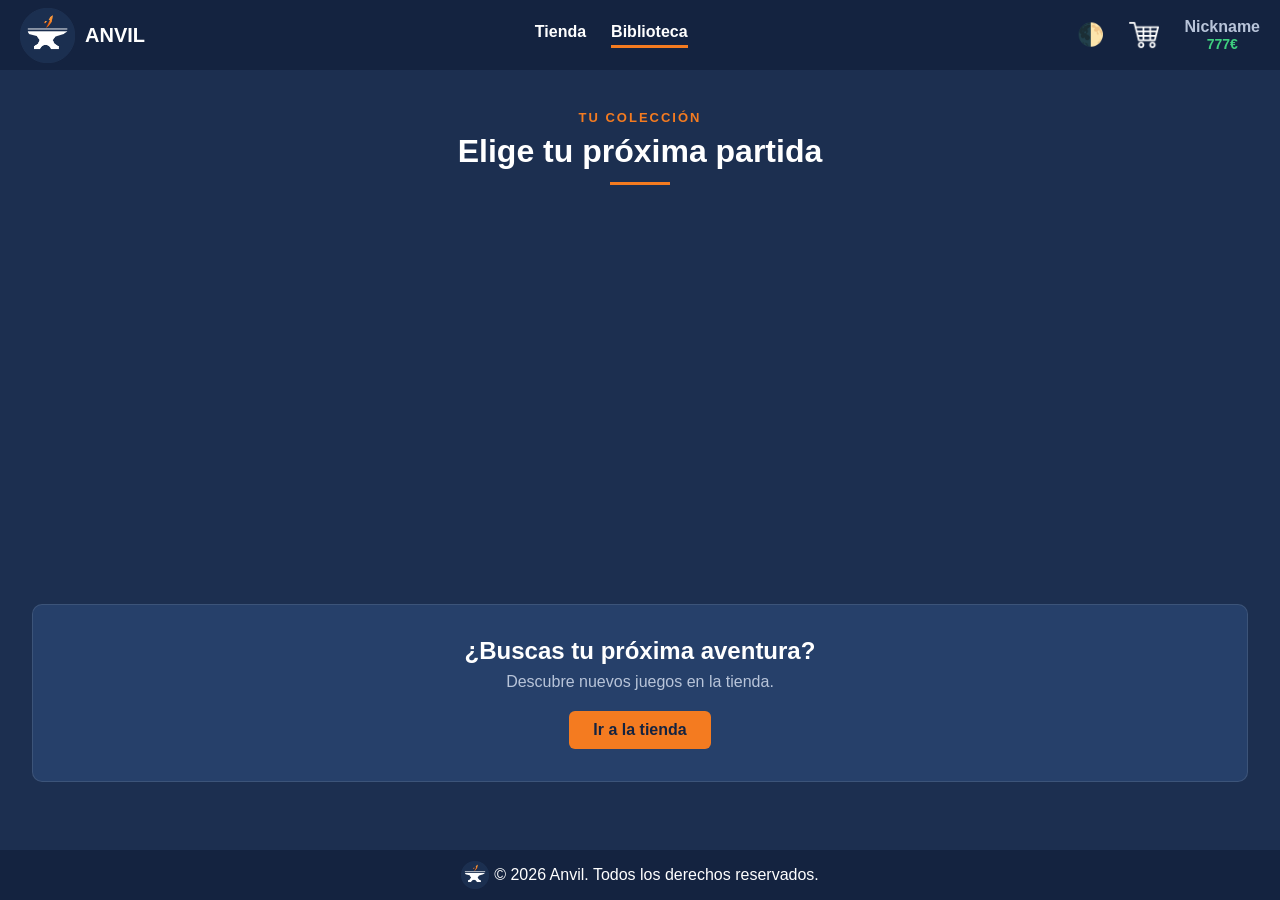
<file: jsWeb/html/Biblioteca.html>
<!DOCTYPE html>
<html lang="es">

<head>
    <meta charset="UTF-8">
    <meta name="viewport" content="width=device-width, initial-scale=1.0">
    <title>Biblioteca</title>
    <link rel="stylesheet" href="../css/Style.css">
    <link rel="stylesheet" href="../css/Biblioteca.css">
    <link rel="icon" type="image/png" href="../resources/logoAnvil.png">
</head>

<body>

    <!--Navbar-->
    <header>

        <button>☰</button>

        <aside>
            <img src="../resources/logoAnvil.png" alt="Logo de Anvil">
            <span>ANVIL</span>
        </aside>

        <nav>
            <a href="Tienda.html">Tienda</a>
            <a href="Biblioteca.html" class="actual">Biblioteca</a>
            <a href="Carrito.html">Carrito</a>
        </nav>

        <aside>
            <!-- Boton modo claro/oscuro -->
            <button id="btnTema" title="Cambiar tema">🌓</button>
            <!-- Carrito -->
            <a href="Carrito.html" title="Carrito"></a>
            <!-- Perfil personalizado -->
            <article id="perfil">
                <p>Nickname</p>
                <p>777€</p>
            </article>
        </aside>

    </header>

    <!-- Titulo -->
    <h1>Elige tu próxima partida</h1>

    <!--Contenedor de cards-->
    <main id="cards">

        <section>
        </section>

    </main>

    <!-- Recuadro "Ir a tienda" -->
    <section class="ir-tienda">
        <h3>¿Buscas tu próxima aventura?</h3>
        <p>Descubre nuevos juegos en la tienda.</p>
        <a href="Tienda.html">Ir a la tienda</a>
    </section>

    <!-- Footer -->
    <footer>
        <img src="../resources/logoAnvil.png" class="logo-footer" />
        <p>© 2026 Anvil. Todos los derechos reservados.</p>
    </footer>

    <!--Elace al script-->
    <script src="../js/Script.js"></script>
    <script src="../js/Biblioteca.js"></script>

</body>

</html>
</file>
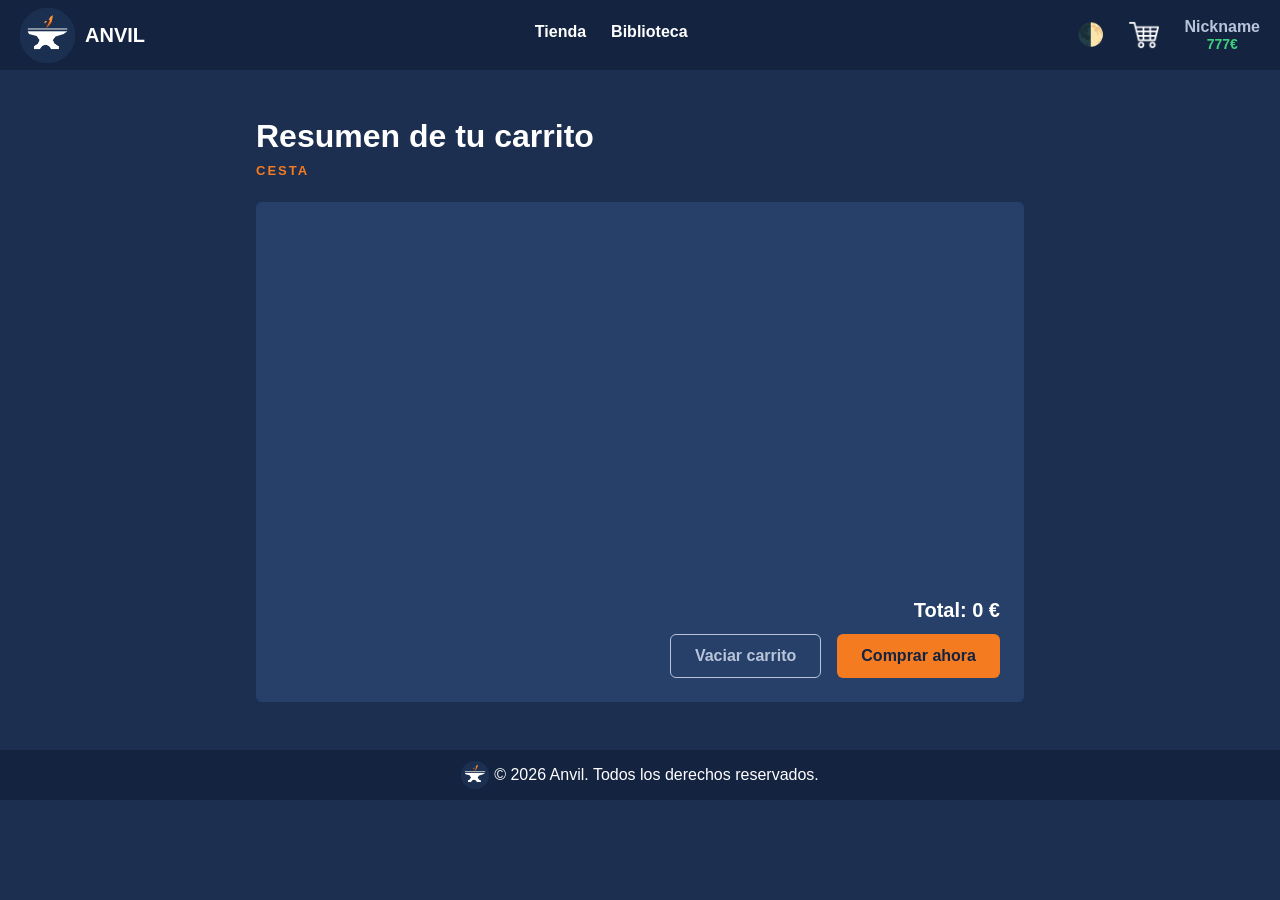
<file: jsWeb/html/Carrito.html>
<!DOCTYPE html>
<html lang="es">

<head>
    <meta charset="UTF-8">
    <meta name="viewport" content="width=device-width, initial-scale=1.0">
    <title>Carrito</title>
    <link rel="stylesheet" href="../css/Style.css">
    <link rel="stylesheet" href="../css/Carrito.css">
    <link rel="icon" type="image/png" href="../resources/logoAnvil.png">
</head>

<body>

    <!--Navbar-->
    <header>

        <button>☰</button>

        <aside>
            <img src="../resources/logoAnvil.png" alt="Logo de Anvil">
            <span>ANVIL</span>
        </aside>

        <nav>
            <a href="Tienda.html">Tienda</a>
            <a href="Biblioteca.html">Biblioteca</a>
            <a href="Carrito.html" class="actual">Carrito</a>
        </nav>

        <aside>
            <!-- Boton modo claro/oscuro -->
            <button id="btnTema" title="Cambiar tema">🌓</button>
            <!-- Carrito -->
            <a href="Carrito.html" title="Carrito"></a>
            <!-- Perfil personalizado -->
            <article id="perfil">
                <p>Nickname</p>
                <p>777€</p>
            </article>
        </aside>

    </header>

    <!-- Contenedor todo lo referente -->
    <section class="seccion-carrito">
        <!-- Titulo y titulo secundario -->
        <h1>Resumen de tu carrito</h1>

        <h2>CESTA</h2>

        <!-- Carrito -->
        <div id="lista-carrito">

            <p id="total">Total: 0 €</p>

            <div class="acciones-carrito">
                <button id="vaciar">Vaciar carrito</button>
                <button id="comprar">Comprar ahora</button>
            </div>

        </div>
    </section>

    <!-- Footer -->
    <footer>
        <img src="../resources/logoAnvil.png" class="logo-footer" />
        <p>© 2026 Anvil. Todos los derechos reservados.</p>
    </footer>

    <!--Elace al script-->
    <script src="../js/Script.js"></script>
    <script src="../js/Carrito.js"></script>
</body>

</html>
</file>
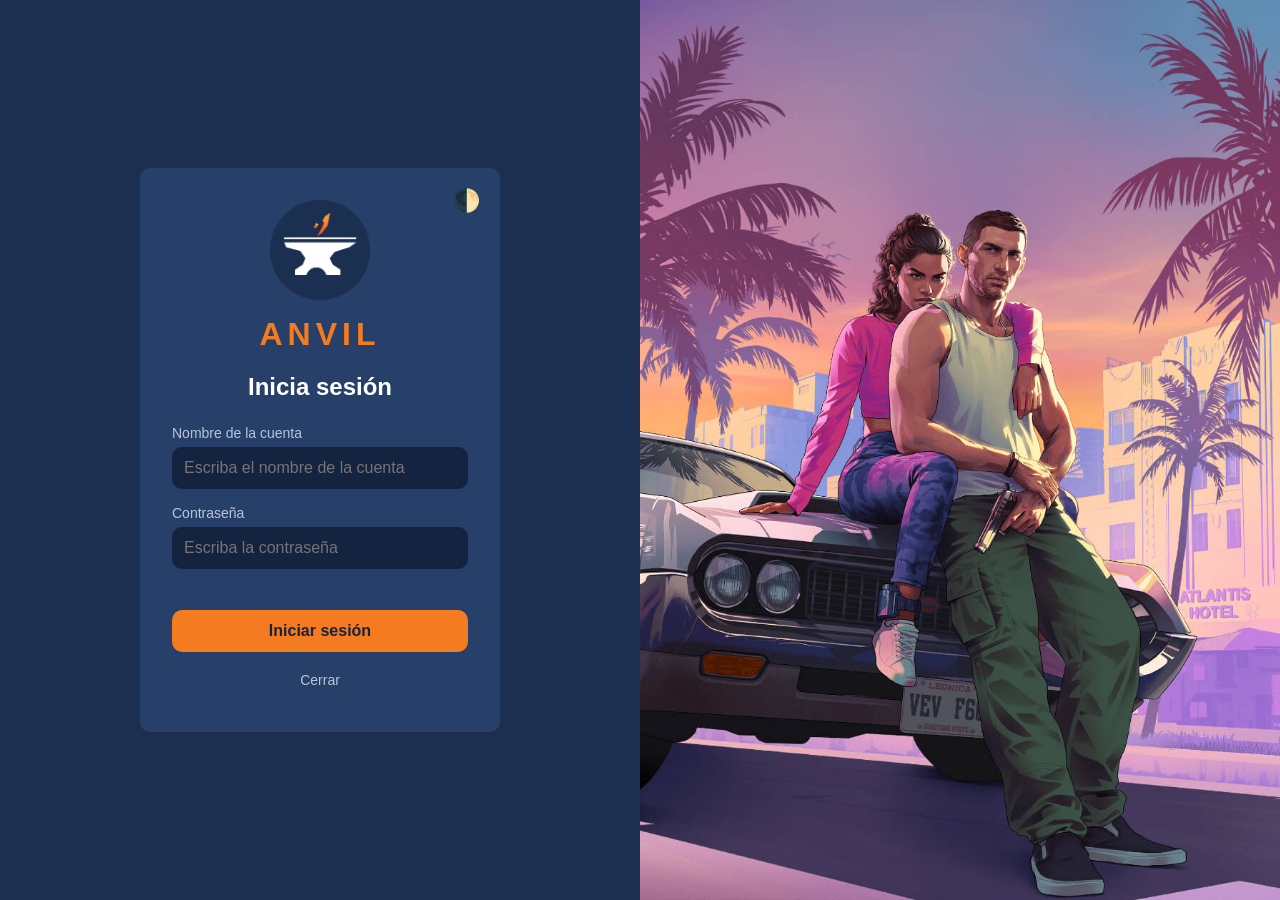
<file: jsWeb/html/Login.html>
<!DOCTYPE html>
<html lang="es">

<head>
    <meta charset="UTF-8">
    <meta name="viewport" content="width=device-width, initial-scale=1.0">
    <title>Login</title>
    <link rel="stylesheet" href="../css/Style.css">
    <link rel="stylesheet" href="../css/Login.css">
    <link rel="icon" type="image/png" href="../resources/logoAnvil.png">
</head>

<body>

    <!-- Formulario -->
    <main>
        <form>
            <img src="../resources/logoAnvil.png" alt="Logo de Anvil">
            <span>ANVIL</span>
            <h1>Inicia sesión</h1>

            <label for="usuario">Nombre de la cuenta</label>
            <input type="text" id="usuario" name="usuario" placeholder="Escriba el nombre de la cuenta" required>

            <label for="contrasenia">Contraseña</label>
            <input type="password" id="contrasenia" name="contrasenia" placeholder="Escriba la contraseña" required>

            <p  id="mensajeError"></p>

            <button type="submit">Iniciar sesión</button>
            <!-- Pequeno evento de js para cerrar pestana -->
            <button type="button" onclick="window.close()">Cerrar</button>

            <!-- Cambiar tema -->
            <button type="button" id="btnTema" title="Cambiar tema">🌓</button>
        </form>
    </main>

    <!-- Aside para imagen -->
    <aside></aside>

    <!--Elaces a los scripts-->
    <script src="../js/Script.js"></script>
    <script src="../js/Login.js"></script>

</body>

</html>
</file>
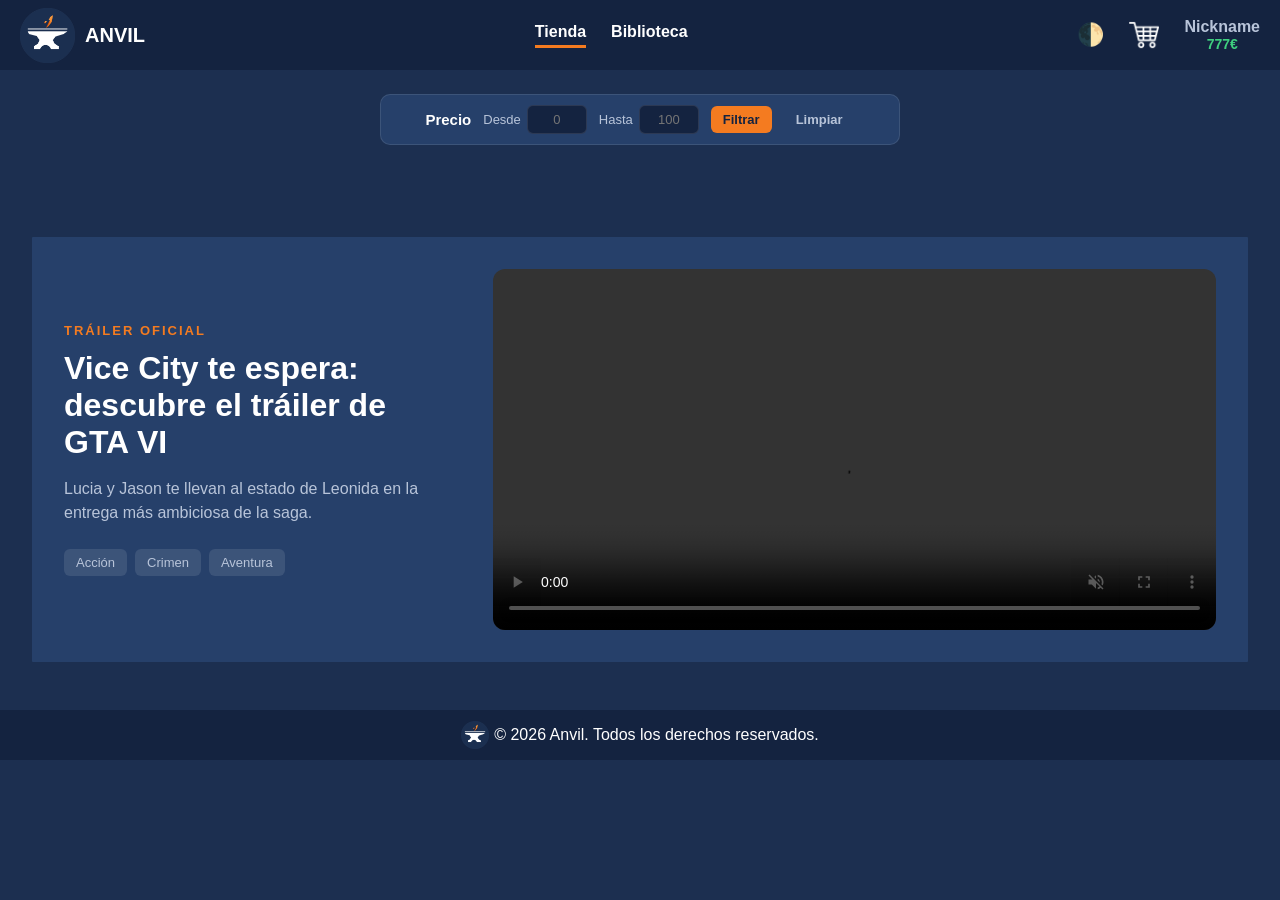
<file: jsWeb/html/Tienda.html>
<!DOCTYPE html>
<html lang="es">

<head>
  <meta charset="UTF-8">
  <meta name="viewport" content="width=device-width, initial-scale=1.0">
  <title>Tienda</title>
  <link rel="stylesheet" href="../css/Style.css">
  <link rel="stylesheet" href="../css/Tienda.css">
  <link rel="icon" type="image/png" href="../resources/logoAnvil.png">
</head>

<body>

  <!--Navbar-->
  <header>

    <button>☰</button>

    <aside>
      <img src="../resources/logoAnvil.png" alt="Logo de Anvil">
      <span>ANVIL</span>
    </aside>

    <nav>
      <a href="Tienda.html" class="actual">Tienda</a>
      <a href="Biblioteca.html">Biblioteca</a>
      <a href="Carrito.html">Carrito</a>
    </nav>

    <aside>
      <!-- Boton modo claro/oscuro -->
      <button id="btnTema" title="Cambiar tema">🌓</button>
      <!-- Carrito -->
      <a href="Carrito.html" title="Carrito"></a>
      <!-- Perfil personalizado -->
      <article id="perfil">
        <p>Nickname</p>
        <p>777€</p>
      </article>
    </aside>

  </header>


  <!--Principal-->
  <main id="cards">

    <!-- Filtro por precio -->
    <form id="filtro-precio">
      <h2>Precio</h2>

      <div>
        <label for="precio-min">Desde</label>
        <input type="text" id="precio-min" placeholder="0" required>
      </div>

      <div>
        <label for="precio-max">Hasta</label>
        <input type="text" id="precio-max" placeholder="100" required>
      </div>

      <p id="mensajeErrorMin"></p>
      <p id="mensajeErrorMax"></p>

      <button id="filtrar">Filtrar</button>
      <button type="reset" id="limpiar">Limpiar</button>
    </form>

    <!-- Contenedor de cards -->
    <section></section>

  </main>

  <!-- Trailer juego -->
  <section class="trailer">
    <article>
      <h2>Vice City te espera: descubre el tráiler de GTA VI</h2>
      <p>Lucia y Jason te llevan al estado de Leonida en la entrega más ambiciosa de la saga.</p>
      <ul>
        <li>Acción</li>
        <li>Crimen</li>
        <li>Aventura</li>
      </ul>
    </article>

    <!-- Insertar video descargado -->
    <!-- autoplay: empieza a reproducirse solo.
        muted: arranca sin sonido. Sin esto, el autoplay no funciona porque el
        navegador no permite videos con sonido en autoplay.
        loop: vuelve a empezar cuando termina.
        playsinline: En los moviles, a veces, cuando un video empieza a reproducirse
        el navegador lo abre automaticamente a pantalla completa. playsinline hace
        que se reproduzca en el lugar que se le asigno.
        controls: muestra los controles del video para que el usuario pueda activar
        el sonido. -->
    <video autoplay muted loop playsinline controls>
      <source src="../resources/Trailer.mp4" type="video/mp4">
    </video>
  </section>

  <!-- Footer -->
  <footer>
    <img src="../resources/logoAnvil.png" class="logo-footer" />
    <p>© 2026 Anvil. Todos los derechos reservados.</p>
  </footer>

  <!--Elaces a los scripts-->
  <script src="../js/Script.js"></script>
  <script src="../js/Tienda.js"></script>

</body>

</html>
</file>
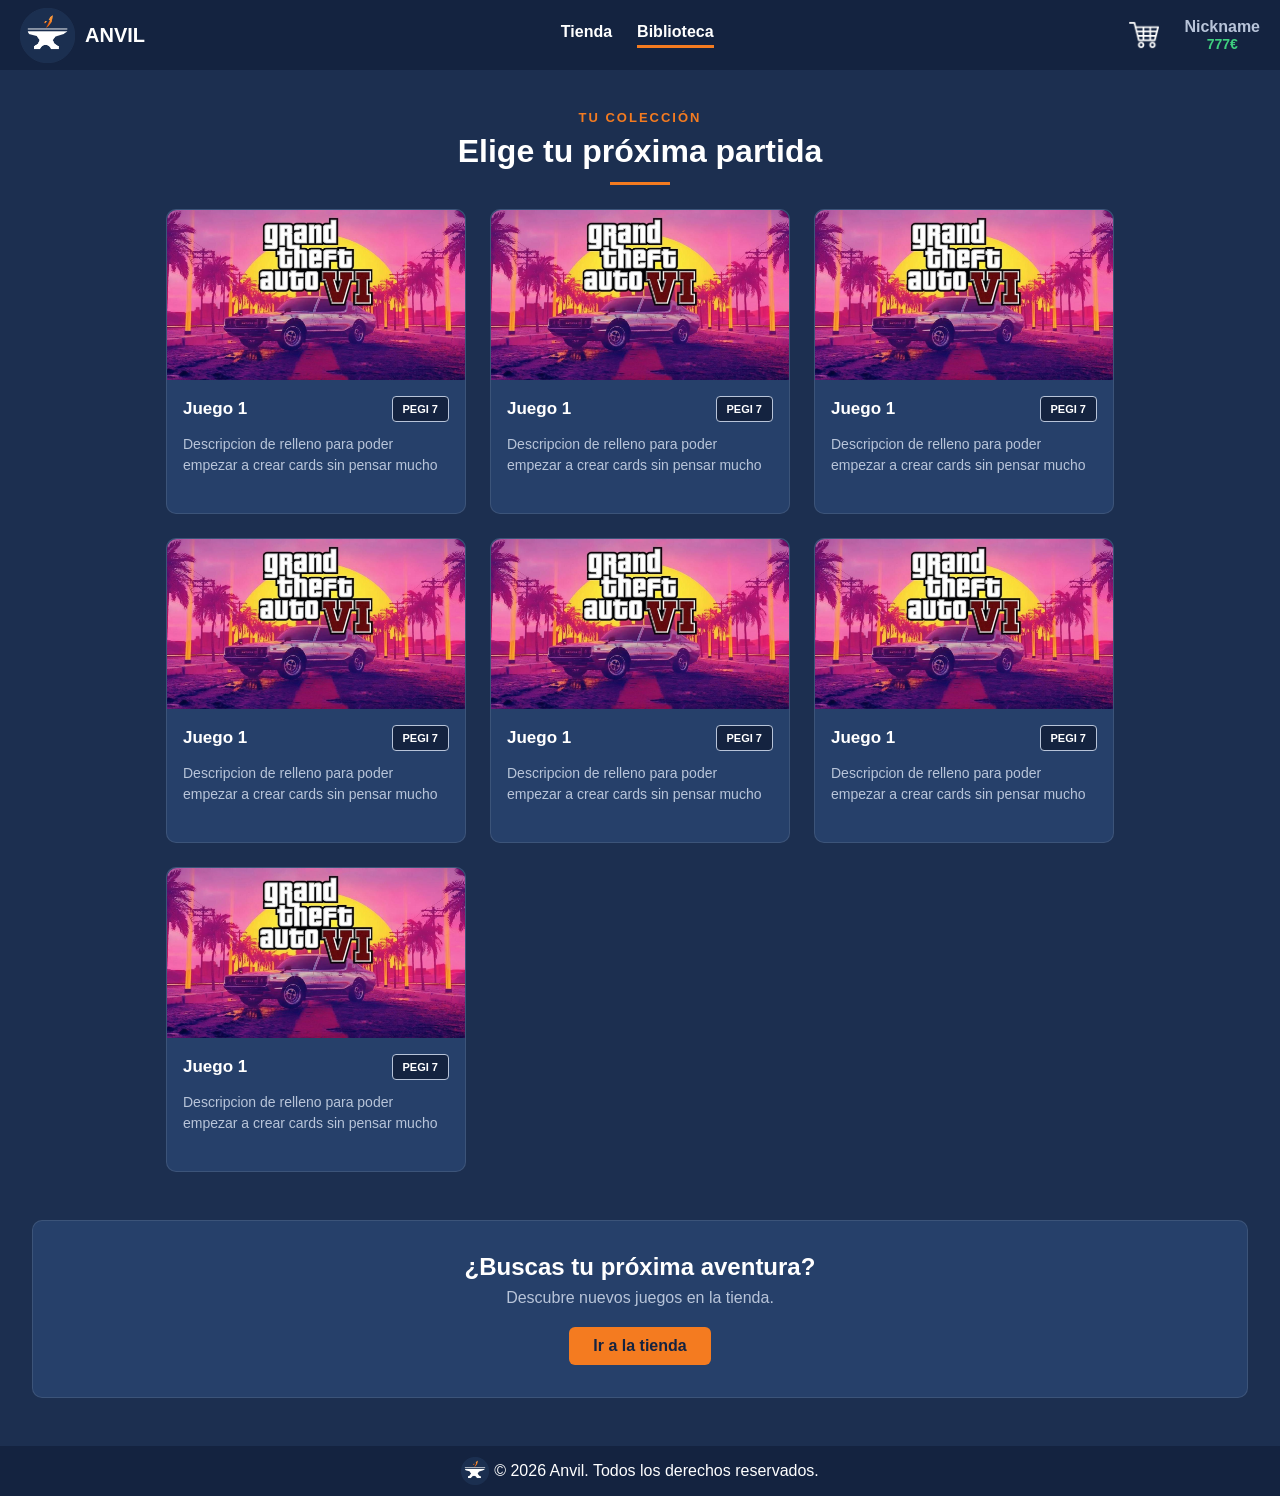
<file: web/html/Biblioteca.html>
<!DOCTYPE html>
<html lang="es">

<head>
    <meta charset="UTF-8">
    <meta name="viewport" content="width=device-width, initial-scale=1.0">
    <title>Biblioteca</title>
    <link rel="stylesheet" href="../css/Style.css">
    <link rel="stylesheet" href="../css/Biblioteca.css">
    <link rel="icon" type="image/png" href="../resources/logoAnvil.png">
</head>

<body>

    <!--Navbar-->
    <header>

        <button>☰</button>

        <aside>
            <img src="../resources/logoAnvil.png" alt="Logo de Anvil">
            <span>ANVIL</span>
        </aside>

        <nav>
            <a href="Tienda.html">Tienda</a>
            <a href="Biblioteca.html" class="actual">Biblioteca</a>
            <a href="Carrito.html">Carrito</a>
        </nav>

        <aside>
            <!-- Carrito -->
            <a href="Carrito.html" title="Carrito"></a>
            <!-- Perfil personalizado -->
            <article id="perfil">
                <p>Nickname</p>
                <p>777€</p>
            </article>
        </aside>

    </header>

    <!-- Titulo -->
    <h1>Elige tu próxima partida</h1>

    <!--Contenedor de cards-->
    <main id="cards">

        <section>

            <article>
                <img src="../resources/portadaPruebas.jpg">
                <aside>
                    <div>
                        <h3>Juego 1</h3>
                        <span>PEGI 7</span>
                    </div>
                    <p>Descripcion de relleno para poder empezar a crear cards sin pensar mucho</p>
                </aside>
            </article>

            <article>
                <img src="../resources/portadaPruebas.jpg">
                <aside>
                    <div>
                        <h3>Juego 1</h3>
                        <span>PEGI 7</span>
                    </div>
                    <p>Descripcion de relleno para poder empezar a crear cards sin pensar mucho</p>
                </aside>
            </article>
            <article>
                <img src="../resources/portadaPruebas.jpg">
                <aside>
                    <div>
                        <h3>Juego 1</h3>
                        <span>PEGI 7</span>
                    </div>
                    <p>Descripcion de relleno para poder empezar a crear cards sin pensar mucho</p>
                </aside>
            </article>
            <article>
                <img src="../resources/portadaPruebas.jpg">
                <aside>
                    <div>
                        <h3>Juego 1</h3>
                        <span>PEGI 7</span>
                    </div>
                    <p>Descripcion de relleno para poder empezar a crear cards sin pensar mucho</p>
                </aside>
            </article>
            <article>
                <img src="../resources/portadaPruebas.jpg">
                <aside>
                    <div>
                        <h3>Juego 1</h3>
                        <span>PEGI 7</span>
                    </div>
                    <p>Descripcion de relleno para poder empezar a crear cards sin pensar mucho</p>
                </aside>
            </article>
            <article>
                <img src="../resources/portadaPruebas.jpg">
                <aside>
                    <div>
                        <h3>Juego 1</h3>
                        <span>PEGI 7</span>
                    </div>
                    <p>Descripcion de relleno para poder empezar a crear cards sin pensar mucho</p>
                </aside>
            </article>
            <article>
                <img src="../resources/portadaPruebas.jpg">
                <aside>
                    <div>
                        <h3>Juego 1</h3>
                        <span>PEGI 7</span>
                    </div>
                    <p>Descripcion de relleno para poder empezar a crear cards sin pensar mucho</p>
                </aside>
            </article>

        </section>

    </main>

    <!-- Recuadro "Ir a tienda" -->
    <section class="ir-tienda">
        <h3>¿Buscas tu próxima aventura?</h3>
        <p>Descubre nuevos juegos en la tienda.</p>
        <a href="Tienda.html">Ir a la tienda</a>
    </section>

    <!-- Footer -->
    <footer>
        <img src="../resources/logoAnvil.png" class="logo-footer" />
        <p>© 2026 Anvil. Todos los derechos reservados.</p>
    </footer>

    <!--Elace al script-->
    <script src="../js/Script.js"></script>

</body>

</html>
</file>
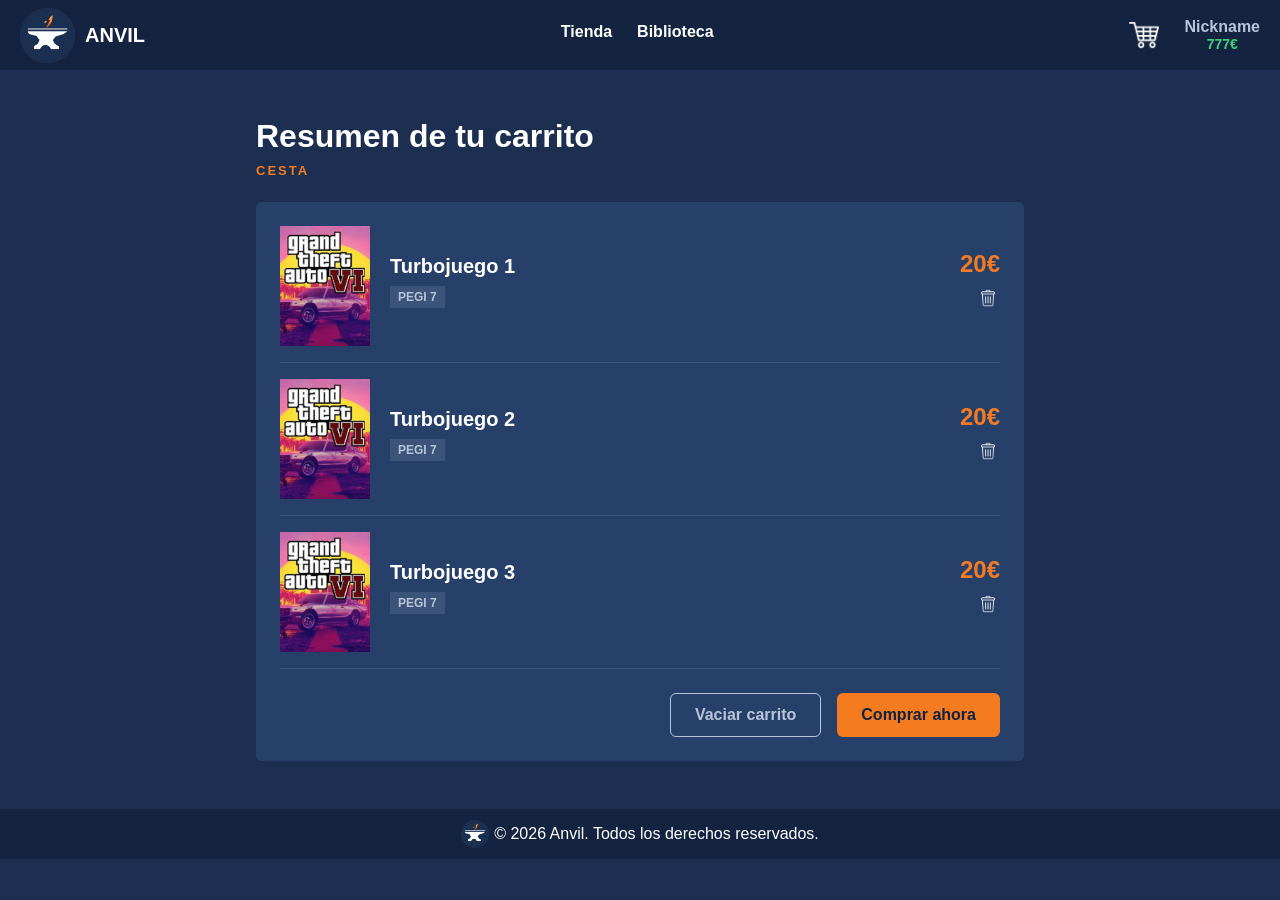
<file: web/html/Carrito.html>
<!DOCTYPE html>
<html lang="es">

<head>
    <meta charset="UTF-8">
    <meta name="viewport" content="width=device-width, initial-scale=1.0">
    <title>Carrito</title>
    <link rel="stylesheet" href="../css/Style.css">
    <link rel="stylesheet" href="../css/Carrito.css">
    <link rel="icon" type="image/png" href="../resources/logoAnvil.png">
</head>

<body>

    <!--Navbar-->
    <header>

        <button>☰</button>

        <aside>
            <img src="../resources/logoAnvil.png" alt="Logo de Anvil">
            <span>ANVIL</span>
        </aside>

        <nav>
            <a href="Tienda.html">Tienda</a>
            <a href="Biblioteca.html">Biblioteca</a>
            <a href="Carrito.html" class="actual">Carrito</a>
        </nav>

        <aside>
            <!-- Carrito -->
            <a href="Carrito.html" title="Carrito"></a>
            <!-- Perfil personalizado -->
            <article id="perfil">
                <p>Nickname</p>
                <p>777€</p>
            </article>
        </aside>

    </header>

    <!-- Contenedor todo lo referente -->
    <section class="seccion-carrito">
        <!-- Titulo y titulo secundario -->
        <h1>Resumen de tu carrito</h1>

        <h2>CESTA</h2>

        <!-- Carrito -->
        <div>
            <article>

                <img src="../resources/portadaPruebas.jpg">
                <h3>Turbojuego 1</h3>
                <p>PEGI 7</p>

                <p>20€</p>
                <img src="../resources/papelera.png">

            </article>

            <article>

                <img src="../resources/portadaPruebas.jpg">
                <h3>Turbojuego 2</h3>
                <p>PEGI 7</p>

                <p>20€</p>
                <img src="../resources/papelera.png">

            </article>

            <article>

                <img src="../resources/portadaPruebas.jpg">
                <h3>Turbojuego 3</h3>
                <p>PEGI 7</p>

                <p>20€</p>
                <img src="../resources/papelera.png">

            </article>

            <div class="acciones-carrito">
                <button>Vaciar carrito</button>
                <button>Comprar ahora</button>
            </div>

        </div>
    </section>

    <!-- Footer -->
    <footer>
        <img src="../resources/logoAnvil.png" class="logo-footer" />
        <p>© 2026 Anvil. Todos los derechos reservados.</p>
    </footer>

    <!--Elace al script-->
    <script src="../js/Script.js"></script>
</body>

</html>
</file>
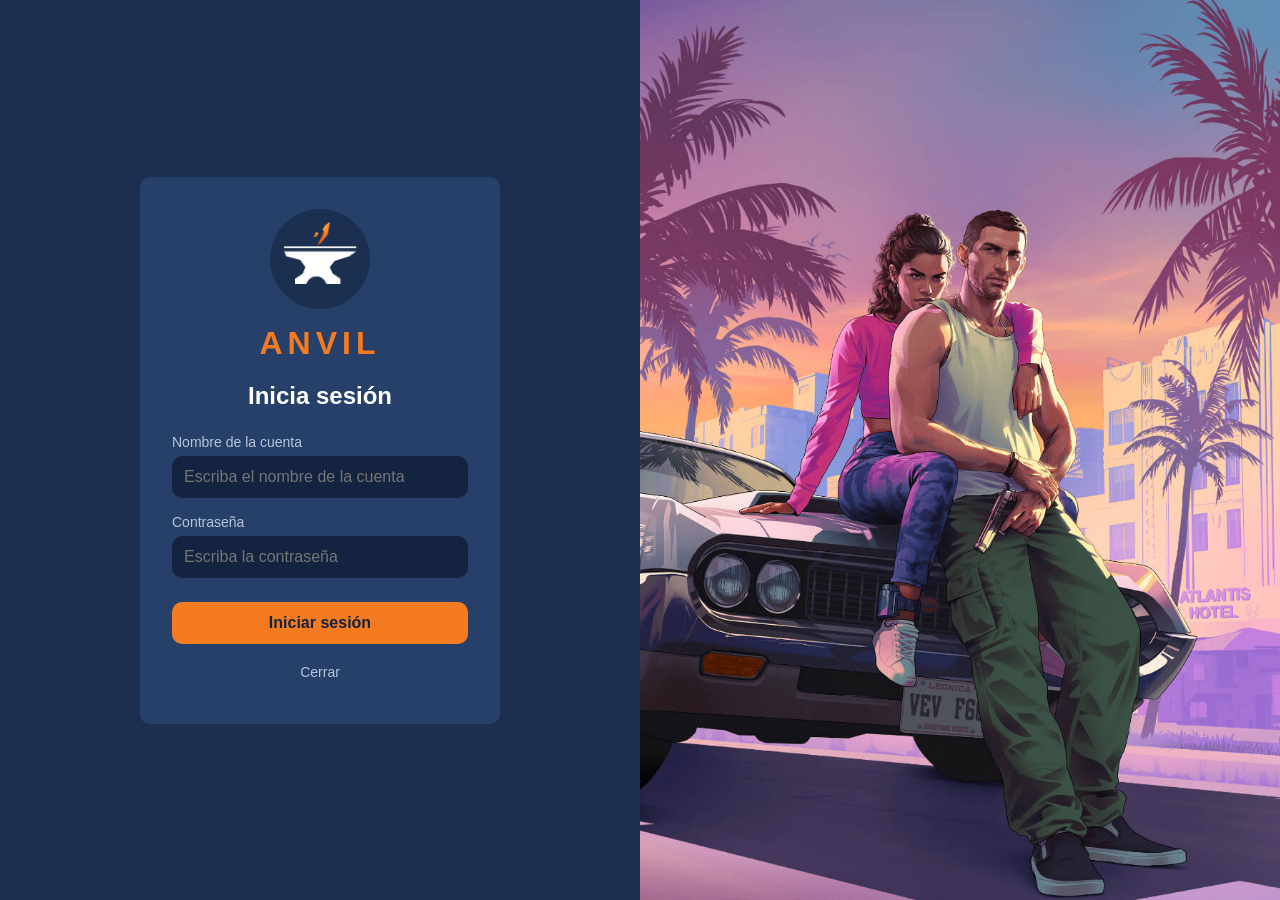
<file: web/html/Login.html>
<!DOCTYPE html>
<html lang="en">

<head>
    <meta charset="UTF-8">
    <meta name="viewport" content="width=device-width, initial-scale=1.0">
    <title>Login</title>
    <link rel="stylesheet" href="../css/Style.css">
    <link rel="stylesheet" href="../css/Login.css">
    <link rel="icon" type="image/png" href="../resources/logoAnvil.png">
</head>

<body>

    <!-- Formulario -->
    <main>
        <form>
            <img src="../resources/logoAnvil.png" alt="Logo de Anvil">
            <span>ANVIL</span>
            <h1>Inicia sesión</h1>

            <label for="usuario">Nombre de la cuenta</label>
            <input type="text" id="usuario" name="usuario" placeholder="Escriba el nombre de la cuenta" required>

            <label for="contrasenia">Contraseña</label>
            <input type="password" id="contrasenia" name="contrasenia" placeholder="Escriba la contraseña" required>

            <button type="submit">Iniciar sesión</button>
            <!-- Pequeno evento de js para cerrar pestana -->
            <button type="button" onclick="window.close()">Cerrar</button>
        </form>
    </main>

    <!-- Aside para imagen -->
    <aside></aside>

</body>

</html>
</file>
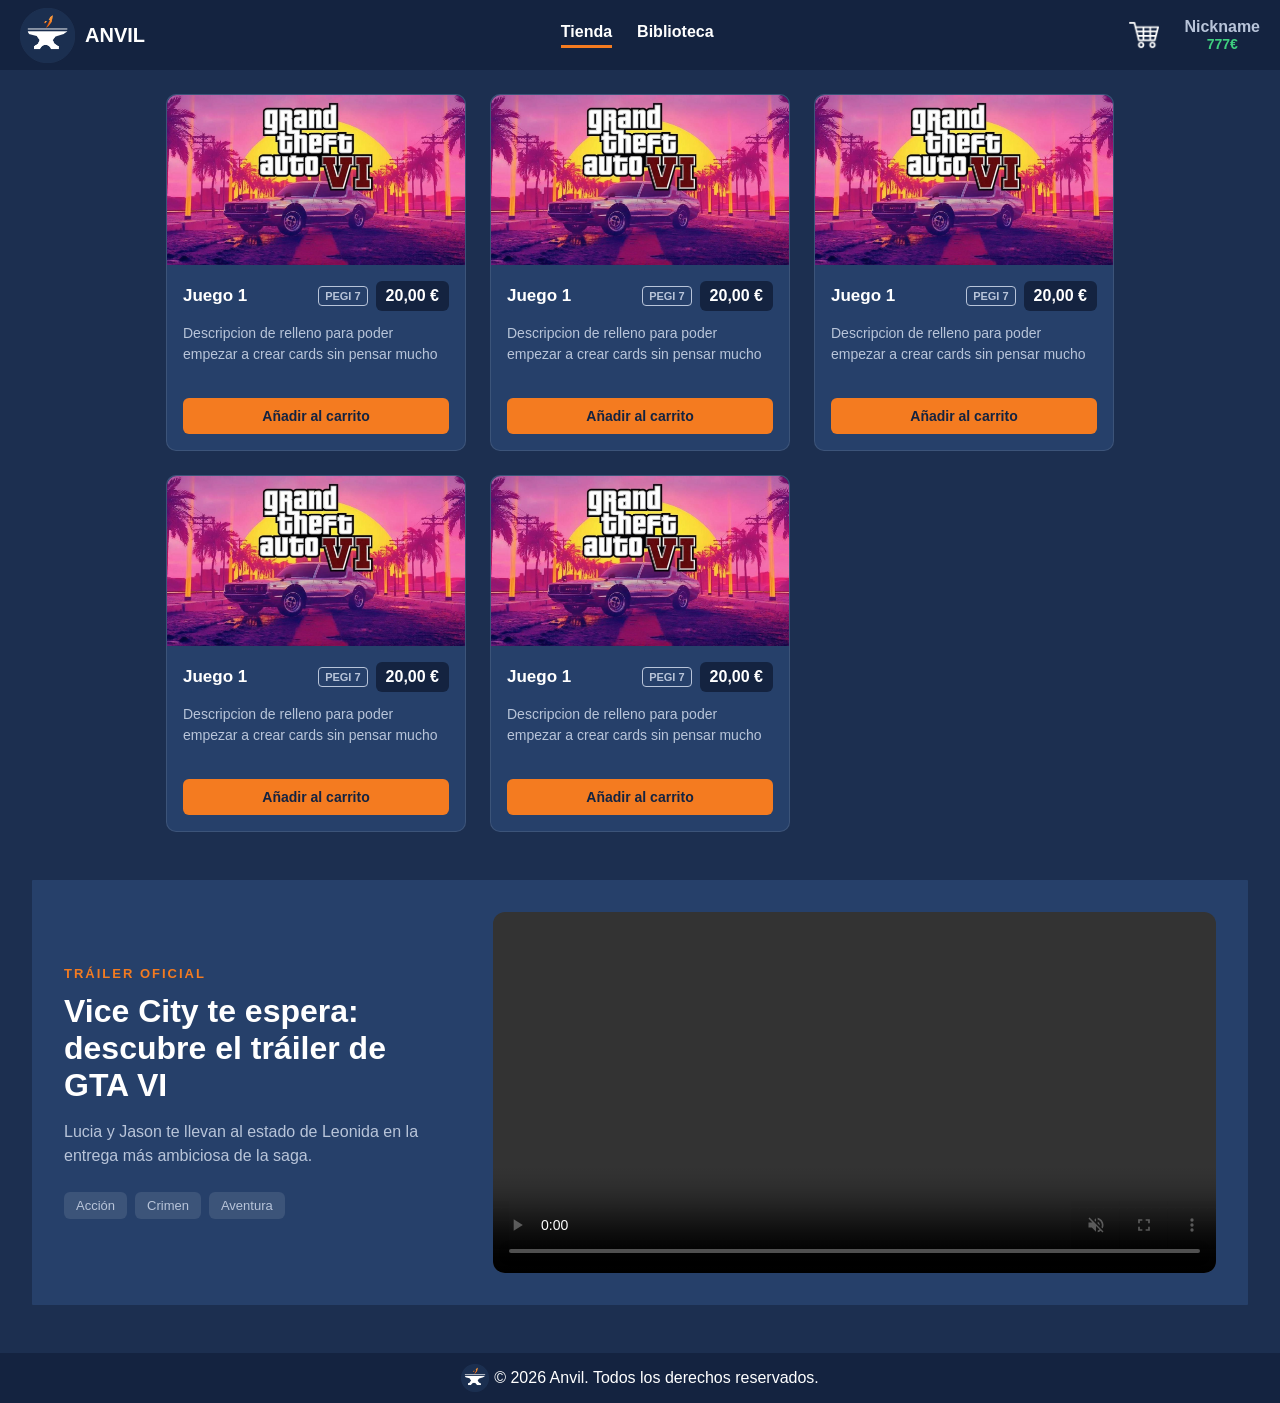
<file: web/html/Tienda.html>
<!DOCTYPE html>
<html lang="es">

<head>
  <meta charset="UTF-8">
  <meta name="viewport" content="width=device-width, initial-scale=1.0">
  <title>Tienda</title>
  <link rel="stylesheet" href="../css/Style.css">
  <link rel="stylesheet" href="../css/Tienda.css">
  <link rel="icon" type="image/png" href="../resources/logoAnvil.png">
</head>

<body>

  <!--Navbar-->
  <header>

    <button>☰</button>

    <aside>
      <img src="../resources/logoAnvil.png" alt="Logo de Anvil">
      <span>ANVIL</span>
    </aside>

    <nav>
      <a href="Tienda.html" class="actual">Tienda</a>
      <a href="Biblioteca.html">Biblioteca</a>
      <a href="Carrito.html">Carrito</a>
    </nav>

    <aside>
      <!-- Carrito -->
      <a href="Carrito.html" title="Carrito"></a>
      <!-- Perfil personalizado -->
      <article id="perfil">
        <p>Nickname</p>
        <p>777€</p>
      </article>
    </aside>

  </header>


  <!--Contenedor de cards-->
  <main id="cards">

    <section>

      <article>
        <img src="../resources/portadaPruebas.jpg">
        <aside>
          <div>
            <h3>Juego 1</h3>
            <span>PEGI 7</span>
            <span>20,00 €</span>
          </div>
          <p>Descripcion de relleno para poder empezar a crear cards sin pensar mucho</p>
          <button>Añadir al carrito</button>
        </aside>
      </article>

      <article>
        <img src="../resources/portadaPruebas.jpg">
        <aside>
          <div>
            <h3>Juego 1</h3>
            <span>PEGI 7</span>
            <span>20,00 €</span>
          </div>
          <p>Descripcion de relleno para poder empezar a crear cards sin pensar mucho</p>
          <button>Añadir al carrito</button>
        </aside>
      </article>

      <article>
        <img src="../resources/portadaPruebas.jpg">
        <aside>
          <div>
            <h3>Juego 1</h3>
            <span>PEGI 7</span>
            <span>20,00 €</span>
          </div>
          <p>Descripcion de relleno para poder empezar a crear cards sin pensar mucho</p>
          <button>Añadir al carrito</button>
        </aside>
      </article>

      <article>
        <img src="../resources/portadaPruebas.jpg">
        <aside>
          <div>
            <h3>Juego 1</h3>
            <span>PEGI 7</span>
            <span>20,00 €</span>
          </div>
          <p>Descripcion de relleno para poder empezar a crear cards sin pensar mucho</p>
          <button>Añadir al carrito</button>
        </aside>
      </article>

      <article>
        <img src="../resources/portadaPruebas.jpg">
        <aside>
          <div>
            <h3>Juego 1</h3>
            <span>PEGI 7</span>
            <span>20,00 €</span>
          </div>
          <p>Descripcion de relleno para poder empezar a crear cards sin pensar mucho</p>
          <button>Añadir al carrito</button>
        </aside>
      </article>

    </section>

  </main>

  <!-- Trailer juego -->
  <section class="trailer">
    <article>
      <h2>Vice City te espera: descubre el tráiler de GTA VI</h2>
      <p>Lucia y Jason te llevan al estado de Leonida en la entrega más ambiciosa de la saga.</p>
      <ul>
        <li>Acción</li>
        <li>Crimen</li>
        <li>Aventura</li>
      </ul>
    </article>

    <!-- Insertar video descargado -->
    <!-- autoplay: empieza a reproducirse solo.
        muted: arranca sin sonido. Sin esto, el autoplay no funciona porque el
        navegador no permite videos con sonido en autoplay.
        loop: vuelve a empezar cuando termina.
        playsinline: En los moviles, a veces, cuando un video empieza a reproducirse
        el navegador lo abre automaticamente a pantalla completa. playsinline hace
        que se reproduzca en el lugar que se le asigno.
        controls: muestra los controles del video para que el usuario pueda activar
        el sonido. -->
    <video autoplay muted loop playsinline controls>
      <source src="../resources/Trailer.mp4" type="video/mp4">
    </video>
  </section>

  <!-- Footer -->
  <footer>
    <img src="../resources/logoAnvil.png" class="logo-footer" />
    <p>© 2026 Anvil. Todos los derechos reservados.</p>
  </footer>

  <!--Elace al script-->
  <script src="../js/Script.js"></script>

</body>

</html>
</file>
<file: jsWeb/css/Style.css>
/* ===== VARIABLES GLOBALES ===== */
:root {
    --azul-fondo: #1C2F50;
    --blanco-texto: white;
    --azul-fondo-header-footer: #142340;
    --amarillo-detalles: #F47B20;
    --azul-fondo-card: #26406A;
    --blanco-transparente: rgba(255, 255, 255, 0.1);
    --gris-texto-secundario: #B8C4D9;
    --verde-saldo: #3FD07F;
    --sombra-blanca: rgba(255, 255, 255, 0.5);
    --rojo-error: #ff6b6b;
    --fuente: sans-serif;

}

/* ===== MODO CLARO ===== */
/* Mismas variables con colores claros. Se activan cuando el body tiene la clase "claro" */
body.claro {
    --azul-fondo: #EEF2F8;
    --blanco-texto: #142340;
    --azul-fondo-header-footer: #FFFFFF;
    --azul-fondo-card: #FFFFFF;
    --blanco-transparente: rgba(20, 35, 64, 0.12);
    --gris-texto-secundario: #4A5A78;
    --verde-saldo: #1E9E57;
    --sombra-blanca: rgba(20, 35, 64, 0.25);
    --rojo-error: #D63A3A;
}

/* El icono del carrito es blanco: en modo claro se invierten sus pixeles */
body.claro header aside:nth-child(4) a {
    filter: invert(1);
}

/* Al pasar el ratón vuelve al carrito naranja normal */
body.claro header aside:nth-child(4) a:hover {
    filter: none;
}

/* ===== TODA LA PAGINA ===== */
* {
    margin: 0;
    padding: 0;
    box-sizing: border-box;
}

/* ===== CUERPO ===== */
body {
    background-color: var(--azul-fondo);
    color: var(--blanco-texto);
    font-family: var(--fuente);
}

/* ===== BARRA DE NAVEGACION ===== */
/* Principal */
header {
    background-color: var(--azul-fondo-header-footer);
    height: 70px;
    display: flex;
    align-items: center;
    padding: 0 20px;
    justify-content: space-between;
    gap: 25px;
    /* Pegado, dentro del flujo */
    position: sticky;
    top: 0;
    z-index: 1000;
}

/*Hamburguesa: oculta en PC*/
header button {
    display: none;
    background: none;
    border: none;
    color: var(--blanco-texto);
    font-size: 28px;
    cursor: pointer;
}

/* Logo y "ANVIL" */
header aside:nth-child(2) {
    display: flex;
    align-items: center;
    gap: 10px;
    color: var(--blanco-texto);
    font-size: 20px;
    font-weight: bold;
}

header aside:nth-child(2) img {
    height: 55px;
}

/* Links de navegacion */
nav {
    display: flex;
    gap: 25px;
}

nav a {
    color: var(--blanco-texto);
    text-decoration: none;
    font-weight: bold;
    padding-bottom: 4px;
    border-bottom: 3px solid transparent;
    transition: color 0.2s ease;
}

nav a:hover {
    color: var(--amarillo-detalles);
}

/* Subrayar link de pagina actual */
.actual {
    border-bottom: var(--amarillo-detalles) solid 3px;
}

/* Ocultar la palabra "carrito" en tamaño completo
(Se sustituye con un icono) */
nav a:last-child {
    display: none;
}

/*Carrito + perfil: uno al lado del otro*/
header aside:nth-child(4) {
    display: flex;
    align-items: center;
    gap: 25px;
}

/*Icono del carrito*/
header aside:nth-child(4) a {
    width: 30px;
    height: 30px;
    background: url(../resources/carritoCompra.png) center / contain no-repeat;
}

/*Al pasar el ratón cambia al carrito naranja*/
header aside:nth-child(4) a:hover {
    background-image: url(../resources/carritoCompraNaranja.png);
}

/*Boton modo claro/oscuro*/
#btnTema {
    display: block;
    font-size: 22px;
}

/*Nickname y saldo: uno encima del otro y centrados*/
#perfil {
    display: flex;
    flex-direction: column;
    align-items: center;
    line-height: 1.2;
}

/*Nickname*/
#perfil p:first-of-type {
    color: var(--gris-texto-secundario);
    font-weight: bold;
}

/*Saldo*/
#perfil p:last-of-type {
    color: var(--verde-saldo);
    font-size: 14px;
    font-weight: bold;
}

/* ===== FOOTER ===== */
/* Contenedor general */
footer {
    margin-top: 20px;
    background-color: var(--azul-fondo-header-footer);
    display: flex;
    height: 50px;
    align-items: center;
    justify-content: center;
}

/* Imágen en contenedor */
footer img {
    width: 28px;
    height: 28px;
    margin-right: 5px;
}

footer img:hover {
    width: 30px;
    height: 30px;
    margin-right: 3px;
}

/* ===== MEDIA QUERIES ===== */
/*Media queries: TABLET*/
@media (max-width: 700px) {

    /* ===== BARRA DE NAVEGACION ===== */
    /*Aparece la hamburguesa*/
    header button {
        display: block;
    }

    /*El nav se convierte en panel lateral oculto hasta
    que se tenga que mostrar*/
    nav {
        display: none;
        /* Pegado, fuera del flujo */
        position: fixed;
        top: 70px;
        bottom: 0;
        left: 0;
        width: 260px;
        height: 100vh;
        background-color: var(--azul-fondo-header-footer);
        flex-direction: column;
        align-items: flex-start;
        gap: 20px;
        padding: 20px;
        z-index: 1000;
    }

    /*Al pulsar la hamburguesa se abre*/
    nav.activo {
        display: flex;
    }

    /*Aparece "Carrito" en el menu*/
    nav a:last-child {
        display: block;
    }

    /*Desaparece el icono del carrito*/
    header aside:nth-child(4) a {
        display: none;
    }

}
</file>
<file: jsWeb/css/Biblioteca.css>
/* ===== CUERPO ===== */
body {
    min-height: 100vh;
    display: flex;
    flex-direction: column;
}

/* ===== TITULO ===== */
/* Titulo de la pagina */
h1 {
    text-align: center;
    font-size: 32px;
    margin-top: 40px;
}

/* Etiqueta naranja encima (como en el trailer) */
h1::before {
    content: "TU COLECCIÓN";
    display: block;
    color: var(--amarillo-detalles);
    font-size: 13px;
    letter-spacing: 2px;
    margin-bottom: 8px;
}

/* Rayita naranja debajo */
h1::after {
    content: "";
    display: block;
    width: 60px;
    height: 3px;
    background-color: var(--amarillo-detalles);
    margin: 12px auto 0;
}

/* ===== Videojuegos ===== */
/* Main */
main {
    /* Le decimos que coja todo el espacio que pueda. Sin esto
    la redireccion a biblioteca se pinta primero cuando eliminamos un juego */
    flex-grow: 1;
}
/* Contenedor de cards */
#cards section {
    display: grid;
    grid-template-columns: 300px 300px 300px 300px;
    justify-content: center;
    gap: 24px;
    margin-top: 24px;
}

/* Cada card */
#cards section article {
    background-color: var(--azul-fondo-card);
    display: flex;
    flex-direction: column;
    border: 1px solid var(--blanco-transparente);
    border-radius: 10px;
    transition: 0.2s;
}

/* Desplazamientos vertical/horizontal, difuminado del borde, color */
#cards section article:hover {
    box-shadow: 0 0 15px var(--sombra-blanca);
}

/* Imagen */
#cards img:nth-child(1) {
    width: 100%;
    height: 170px;
    border-radius: 10px 10px 0 0;
    object-fit: cover;
}

/* Resto del card */
#cards aside {
    /* Que coja todo el espacio que pueda */
    flex-grow: 1;
    display: flex;
    flex-direction: column;
    gap: 12px;
    padding: 16px;
}

/* Titulo y PEGI*/
#cards aside div {
    display: flex;
    align-items: center;
    gap: 8px;
}

/* Titulo */
#cards h3 {
    flex-grow: 1;
    font-size: 17px;
}

/* PEGI */
#cards span {
    border: 1px solid var(--gris-texto-secundario);
    font-size: 11px;
    border-radius: 4px;
    background-color: var(--azul-fondo-header-footer);
    color: var(--blanco-texto);
    font-weight: bold;
    padding: 6px 10px;
    /* Impide que el texto salte de línea. */
    white-space: nowrap;
    /* Dice cuanto puede encogerse un elemento, con 0 no
    puede encogerse */
    flex-shrink: 0;
}

/* Descripcion */
#cards p {
    color: var(--gris-texto-secundario);
    font-size: 14px;
    line-height: 1.5;
    min-height: 63px;
}

/* Papelera */
#cards aside img {
    width: 28px;
    height: 28px;
    align-self: center;
    cursor: pointer;
    margin-top: auto;
}

/* Papelera */
body.claro #cards aside img {
    filter: invert(1);
}

/* ===== RECUADRO "Ir a tienda" ===== */
/* Contenedor */
.ir-tienda {
    width: 95%;
    margin: 48px auto;
    padding: 32px;
    text-align: center;
    background-color: var(--azul-fondo-card);
    border: 1px solid var(--blanco-transparente);
    border-radius: 10px;
}

.ir-tienda h3 {
    font-size: 24px;
    margin-bottom: 8px;
}

.ir-tienda p {
    color: var(--gris-texto-secundario);
    margin-bottom: 20px;
}

/* El enlace con forma de boton */
.ir-tienda a {
    display: inline-block;
    background-color: var(--amarillo-detalles);
    color: var(--azul-fondo-header-footer);
    text-decoration: none;
    font-weight: bold;
    padding: 10px 24px;
    border-radius: 6px;
}

/* ===== MEDIA QUERIES ===== */
/* Query para ajustar los videojuegos de 3 en 3 */
@media (max-width: 1290px) {

    #cards section {
        grid-template-columns: 300px 300px 300px;
    }
}

/* Query para ajustar los videojuegos de 2 en 2 */
@media (max-width: 960px) {

    #cards section {
        grid-template-columns: 300px 300px;
    }
}

/* Query para ajustar los videojuegos de 1 en 1 */
@media (max-width: 650px) {

    #cards section {
        grid-template-columns: 300px;
    }
}
</file>
<file: jsWeb/css/Carrito.css>
/* ===== CARRITO ===== */
/* Contenedor */
.seccion-carrito {
    width: 60%;
    margin: 48px auto;
}

/* Titulo "Resumen de tu carrito" */
.seccion-carrito h1 {
    font-size: 32px;
    margin-bottom: 8px;
}

/* "Cesta", titulo secundario */
.seccion-carrito h2 {
    color: var(--amarillo-detalles);
    font-size: 13px;
    letter-spacing: 2px;
    margin-bottom: 24px;
}

/* Caja que contiene todos los juegos y los botones */
.seccion-carrito>div {
    display: flex;
    flex-direction: column;
    padding: 8px 24px 24px 24px;
    background-color: var(--azul-fondo-card);
    border-radius: 6px;
    min-height: 500px;
}

/* Total */
#total {
    margin-top: auto;
    padding-top: 24px;
    text-align: right;
    font-size: 20px;
    font-weight: bold;
}

/* ===== CADA JUEGO ===== */
/* Card con 3 columnas: portada | titulo y pegi | precio y papelera */
.seccion-carrito article {
    display: grid;
    /* auto se adapta a lo que tiene dentro y fr son fracciones segun el espacio sobrante */
    grid-template-columns: 90px 1fr auto;
    grid-template-rows: 1fr 1fr;
    column-gap: 20px;
    padding: 16px 0;
    border-bottom: 1px solid var(--blanco-transparente);
}

/* Portada */
.seccion-carrito article img:nth-of-type(1) {
    grid-column: 1;
    grid-row: 1 / 3;
    width: 90px;
    height: 120px;
    object-fit: cover;
}

/* Titulo */
.seccion-carrito h3 {
    grid-column: 2;
    grid-row: 1;
    align-self: end;
    font-size: 20px;
    margin-bottom: 8px;
}

/* PEGI */
.seccion-carrito article p:nth-of-type(1) {
    grid-column: 2;
    grid-row: 2;
    align-self: start;
    justify-self: start;
    background-color: var(--blanco-transparente);
    color: var(--gris-texto-secundario);
    font-size: 12px;
    font-weight: bold;
    padding: 4px 8px;
}

/* Precio */
.seccion-carrito article p:nth-of-type(2) {
    grid-column: 3;
    grid-row: 1;
    align-self: end;
    justify-self: end;
    color: var(--amarillo-detalles);
    font-size: 24px;
    font-weight: bold;
    margin-bottom: 8px;
}

/* Papelera */
.seccion-carrito article img:nth-of-type(2) {
    grid-column: 3;
    grid-row: 2;
    align-self: start;
    justify-self: end;
    width: 24px;
    height: 24px;
    cursor: pointer;
}

/* Papelera en modo claro: se invierte para que se vea */
body.claro .seccion-carrito article img:nth-of-type(2) {
    filter: invert(1);
}

/* ===== BOTONES ===== */
/* Contenedor */
.acciones-carrito {
    display: flex;
    justify-content: end;
    gap: 16px;
    padding-top: 12px;
}

/* Estilo comun */
.acciones-carrito button {
    font-family: inherit;
    font-size: 16px;
    font-weight: bold;
    padding: 12px 24px;
    border-radius: 6px;
    cursor: pointer;
}

/* Botones desactivados (carrito vacío) */
.acciones-carrito button.disabled {
    opacity: 0.5;
    cursor: not-allowed;
}

/* Vaciar carrito */
.acciones-carrito button:nth-child(1) {
    background-color: transparent;
    color: var(--gris-texto-secundario);
    border: 1px solid var(--gris-texto-secundario);
}

/* Comprar ahora */
.acciones-carrito button:nth-child(2) {
    background-color: var(--amarillo-detalles);
    color: var(--azul-fondo-header-footer);
    border: none;
}

/* ===== MEDIA QUERIES ===== */
/* Pantallas medianas: la seccion ocupa mas ancho */
@media (max-width: 1100px) {

    .seccion-carrito {
        width: 85%;
    }
}

/* TABLET */
@media (max-width: 700px) {

    /* ===== CARRITO ===== */
    /* Contenedor */
    .seccion-carrito {
        width: 95%;
        margin: 32px auto;
    }

    /* Titulo "Resumen de tu carrito" */
    .seccion-carrito h1 {
        font-size: 24px;
    }

    /* Caja que contiene todos los juegos y los botones */
    .seccion-carrito>div {
        padding: 4px 16px 16px 16px;
    }

    /* ===== CADA JUEGO ===== */
    /* Card */
    .seccion-carrito article {
        grid-template-columns: 70px 1fr auto;
        column-gap: 14px;
    }

    /* Imagen */
    .seccion-carrito article img:nth-of-type(1) {
        width: 70px;
        height: 94px;
    }

    /* Titulo */
    .seccion-carrito h3 {
        font-size: 16px;
    }

    /* Precio */
    .seccion-carrito article p:nth-of-type(2) {
        font-size: 18px;
    }

    /* ===== BOTONES ===== */
    /* Uno encima del otro, "Comprar" arriba */
    .acciones-carrito {
        flex-direction: column-reverse;
        gap: 10px;
    }

    /* Anchura de los dos */
    .acciones-carrito button {
        width: 100%;
    }
}
</file>
<file: jsWeb/css/Login.css>
/* ===== CUERPO ===== */
body {
    display: flex;
    height: 100vh;
}

/* ===== IZQUIERDA ===== */
main {
    width: 50%;
    display: flex;
    align-items: center;
    justify-content: center;
    padding: 20px;
    font-family: var(--fuente);
}

/* ===== FORMULARIO ===== */
form {
    /* Para que funcione el absolute de btnTema */
    position: relative;
    display: flex;
    flex-direction: column;
    width: 360px;
    padding: 32px;
    background-color: var(--azul-fondo-card);
    border-radius: 10px;
}

/* Boton modo claro/oscuro: esquina superior derecha de la tarjeta */
#btnTema {
    position: absolute;
    top: 16px;
    right: 16px;
    background: none;
    border: none;
    padding: 4px;
    margin-top: 0;
    font-size: 22px;
    cursor: pointer;
}

/* Logo */
form img {
    width: 100px;
    align-self: center;
    margin-bottom: 16px;
}

form span {
    font-size: 32px;
    font-weight: bold;
    letter-spacing: 5px;
    color: var(--amarillo-detalles);
    text-align: center;
    margin-bottom: 20px;
}

/* "Inicia sesion" */
h1 {
    font-size: 24px;
    text-align: center;
    margin-bottom: 24px;
}

/* Label */
label {
    color: var(--gris-texto-secundario);
    font-size: 14px;
    margin-bottom: 6px;
}

/* Input */
input {
    background-color: var(--azul-fondo-header-footer);
    color: var(--blanco-texto);
    font-size: 16px;
    padding: 12px;
    border: 0;
    border-radius: 10px;
    margin-bottom: 16px;
}

/* Inputs en modo claro */
body.claro input {
    background-color: var(--azul-fondo);
}

/* Texto errores */
#mensajeError {
    color: var(--rojo-error);
    font-size: 14px;
    min-height: 1.2em;
}

/* Botones */
button {
    padding: 12px;
    border: none;
    border-radius: 10px;
    margin-top: 8px;
    cursor: pointer;
}

/* Primero */
button:nth-child(9) {
    background-color: var(--amarillo-detalles);
    color: var(--azul-fondo-header-footer);
    font-size: 16px;
    font-weight: bold;
}

/* Segundo */
button:nth-child(10) {
    background-color: transparent;
    color: var(--gris-texto-secundario);
    font-size: 14px;
    font-weight: normal;
}

button:nth-child(10):hover {
    color: var(--amarillo-detalles);
}

/* ===== DERECHA ===== */
/* Imágen */
aside {
    width: 50%;
    background-image: url(../resources/fondoLogin.jpg);
    /* Ajustar y centrar */
    background-size: cover;
    background-position: center;
}

@media (max-width: 700px) {

    /* ===== IZQUIERDA ===== */
    main {
        width: 100%;
    }

    /* ===== FORMULARIO ===== */
    form {
        width: 100%;
    }

    /* ===== DERECHA ===== */
    aside {
        display: none;
    }

}
</file>
<file: jsWeb/css/Tienda.css>
/* ===== FILTRO POR PRECIO ===== */
/* Contenedor */
#filtro-precio {
    /* Necesitamos relative porque el positon absoulte del mensaje de error no funciona sin el, absolute
    necesita que el padre sea distinto a static */
    position: relative;
    display: flex;
    align-items: center;
    justify-content: center;
    gap: 12px;
    width: 520px;
    margin: 24px auto 0;
    padding: 10px 16px;
    background-color: var(--azul-fondo-card);
    border: 1px solid var(--blanco-transparente);
    border-radius: 10px;
}

/* Titulo */
#filtro-precio h2 {
    color: var(--blanco-texto);
    font-size: 15px;
}

/* Label al lado del input */
#filtro-precio div {
    display: flex;
    align-items: center;
    gap: 6px;
}

#filtro-precio label {
    color: var(--gris-texto-secundario);
    font-size: 13px;
}

/* Inputs */
#filtro-precio input {
    width: 60px;
    padding: 6px;
    background-color: var(--azul-fondo-header-footer);
    color: var(--blanco-texto);
    border: 1px solid var(--blanco-transparente);
    border-radius: 6px;
    font-family: inherit;
    font-size: 13px;
    text-align: center;
}

/* Mensajes de error */
#mensajeErrorMin,
#mensajeErrorMax {
    position: absolute;
    /* Coge de margin top toda la altura del padre */
    top: 100%;
    left: 0;
    width: 100%;
    color: var(--rojo-error);
    font-size: 12px;
    text-align: center;
}

#mensajeErrorMin {
    margin-top: 4px;
}

#mensajeErrorMax {
    margin-top: 20px;
}

/* Botones */
#filtro-precio button {
    width: auto;
    margin: 0;
    padding: 6px 12px;
    border: none;
    border-radius: 6px;
    font-family: inherit;
    font-size: 13px;
    font-weight: bold;
    cursor: pointer;
    transition: 0.2s;
}

/* Boton bloqueado */
#filtro-precio button.disabled {
    opacity: 0.5;
    cursor: not-allowed;
}

/* Sin brillo al pasar el ratón */
#filtro-precio button.disabled:hover {
    box-shadow: none;
}

/* Filtrar */
#filtro-precio button:nth-of-type(1) {
    background-color: var(--amarillo-detalles);
    color: var(--azul-fondo-header-footer);
}

#filtro-precio button:nth-of-type(1):hover {
    box-shadow: 0 0 15px var(--sombra-blanca);
}

/* Limpiar: solo texto */
#filtro-precio button:nth-of-type(2) {
    background-color: transparent;
    color: var(--gris-texto-secundario);
}

#filtro-precio button:nth-of-type(2):hover {
    color: var(--amarillo-detalles);
}

/* ===== Videojuegos ===== */
/* Contendor de cards */
#cards section {
    display: grid;
    grid-template-columns: 300px 300px 300px 300px;
    justify-content: center;
    gap: 24px;
    margin-top: 44px;
}

/* Cada card */
#cards section article {
    background-color: var(--azul-fondo-card);
    display: flex;
    flex-direction: column;
    border: 1px solid var(--blanco-transparente);
    border-radius: 10px;
    transition: 0.2s;
}

/* Desplazamientos vertical/horizontal, difuminado del borde, color */
#cards section article:hover {
    box-shadow: 0 0 15px var(--sombra-blanca);
}

/* Imagen */
#cards img {
    width: 100%;
    height: 170px;
    border-radius: 10px 10px 0 0;
    object-fit: cover;
}

/* Resto del card */
#cards aside {
    /* Que coja todo el espacio que pueda */
    flex-grow: 1;
    display: flex;
    flex-direction: column;
    gap: 12px;
    padding: 16px;
}

/* Titulo, PEGI y precio */
#cards aside div {
    display: flex;
    align-items: center;
    gap: 8px;
}

/* Titulo */
#cards h3 {
    flex-grow: 1;
    font-size: 17px;
}

/* PEGI y precio: que no se partan en dos lineas */
#cards aside div span {
    /* Impide que el texto salte de línea. */
    white-space: nowrap;
    /* Dice cuanto puede encogerse un elemento, con 0 no
    puede encogerse */
    flex-shrink: 0;
}

/* PEGI */
#cards span:first-of-type {
    border: 1px solid var(--gris-texto-secundario);
    color: var(--gris-texto-secundario);
    font-size: 11px;
    font-weight: bold;
    padding: 3px 6px;
    border-radius: 4px;
}

/* Precio */
#cards span:last-of-type {
    background-color: var(--azul-fondo-header-footer);
    color: var(--blanco-texto);
    font-weight: bold;
    padding: 6px 10px;
    border-radius: 6px;
}

/* Descripcion */
#cards section p {
    color: var(--gris-texto-secundario);
    font-size: 14px;
    line-height: 1.5;
    min-height: 63px;
}

/* Boton: margin-top auto lo empuja abajo del todo */
#cards section button {
    background: var(--amarillo-detalles);
    color: var(--azul-fondo-header-footer);
    margin-top: auto;
    /* Borde invisible del mismo grosor que el del boton bloqueado,
    para que no cambie de tamaño al pasar a "En el carrito" */
    border: 1px solid transparent;
    font-family: inherit;
    width: 100%;
    font-weight: 700;
    font-size: 14px;
    border-radius: 6px;
    padding: 10px;
    cursor: pointer;
}

/* Boton bloqueado (juego ya en posesión) */
#cards section button.disabled {
    background: transparent;
    color: var(--verde-saldo);
    border: 1px solid var(--verde-saldo);
    cursor: default
}

/* ===== SECCION TRAILER ===== */
/* Contenedor general */
.trailer {
    display: flex;
    align-items: center;
    gap: 40px;
    width: 95%;
    margin: 48px auto;
    padding: 32px;
    background-color: var(--azul-fondo-card);
    border-radius: 1px;
}

/* Articulo izquierdo */
.trailer article {
    width: 35%;
}

/* Titulo articulo */
.trailer h2 {
    font-size: 32px;
    margin-bottom: 16px;
}

/* Texto "TRAILER OFICIAL" */
/* ::before lo que hace es crear un elemento html dentro de
    .trailer h2 */
.trailer h2::before {
    content: "TRÁILER OFICIAL";
    /* Para que se ponga encima del texto, por defecto se pone
    al lado (inline-block) */
    display: block;
    color: var(--amarillo-detalles);
    font-size: 13px;
    letter-spacing: 2px;
    margin-bottom: 12px;
}

/* Parrafo frase gancho */
.trailer p {
    color: var(--gris-texto-secundario);
    /* Altura de cada linea, para dejar espacio entre texto */
    line-height: 1.5;
    margin-bottom: 24px;
}

/* Botones descriptivos */
.trailer ul {
    display: flex;
    gap: 8px;
    list-style: none;
}

.trailer li {
    background-color: var(--blanco-transparente);
    color: var(--gris-texto-secundario);
    font-size: 13px;
    padding: 6px 12px;
    border-radius: 6px;
    transition: 0.2s;
}

.trailer li:hover {
    background-color: var(--amarillo-detalles);
    color: var(--azul-fondo-header-footer);
}

.trailer video {
    width: 65%;
    border-radius: 12px;
}

/* ===== MEDIA QUERIES ===== */
/* Query para ajustar los videojuegos de 3 en 3 */
@media (max-width: 1290px) {

    #cards section {
        grid-template-columns: 300px 300px 300px;
    }
}

/* Query para ajustar los videojuegos de 2 en 2 */
@media (max-width: 960px) {

    #cards section {
        grid-template-columns: 300px 300px;
    }
}

/* TABLET */
@media (max-width: 700px) {

    /* ===== SECCION TRAILER ===== */
    /* Contenedor general */
    .trailer {
        flex-direction: column;
        text-align: center;
        gap: 24px;
        padding: 20px;
        margin: 32px auto;
    }

    /* El articulo y el video ocupan el 100% de ancho
    y se ponen uno encima del otro */
    .trailer article,
    .trailer video {
        width: 100%;
    }

    /* Titulo articulo */
    .trailer h2 {
        font-size: 24px;
    }

    /* Botones descriptivos */
    .trailer ul {
        justify-content: center;
    }
}

/* Query para ajustar los videojuegos de 1 en 1, el precio
y el mensaje de error*/
@media (max-width: 650px) {

    /* Filtro precio */
    #filtro-precio {
        width: 300px;
        flex-direction: column;
    }

    /* Mensajes de error */
    #mensajeErrorMin,
    #mensajeErrorMax {
        /* Entra en el flujo */
        position: static;
        margin-top: 0;
        width: 100%;
        height: 30px;
        line-height: 15px;
    }

    /* Videojuegos */
    #cards section {
        grid-template-columns: 300px;
    }


}
</file>
<file: web/css/Style.css>
/* ===== VARIABLES GLOBALES ===== */
:root {
    --azul-fondo: #1C2F50;
    --blanco-texto: white;
    --azul-fondo-header-footer: #142340;
    --amarillo-detalles: #F47B20;
    --azul-fondo-card: #26406A;
    --blanco-transparente: rgba(255, 255, 255, 0.1);
    --gris-texto-secundario: #B8C4D9;
    --verde-saldo: #3FD07F;
    --sombra-blanca: rgba(255, 255, 255, 0.5);
    --fuente: sans-serif;
}

/* ===== TODA LA PAGINA ===== */
* {
    margin: 0;
    padding: 0;
    box-sizing: border-box;
}

/* ===== CUERPO ===== */
body {
    background-color: var(--azul-fondo);
    color: var(--blanco-texto);
    font-family: var(--fuente);
}

/* ===== BARRA DE NAVEGACION ===== */
/* Principal */
header {
    background-color: var(--azul-fondo-header-footer);
    height: 70px;
    display: flex;
    align-items: center;
    padding: 0 20px;
    justify-content: space-between;
    gap: 25px;
    /* Pegado, dentro del flujo */
    position: sticky;
    top: 0;
    z-index: 1000; 
}

/*Hamburguesa: oculta en PC*/
header button {
    display: none;
    background: none;
    border: none;
    color: var(--blanco-texto);
    font-size: 28px;
    cursor: pointer;
}

/* Logo y "ANVIL" */
header aside:nth-child(2) {
    display: flex;
    align-items: center;
    gap: 10px;
    color: var(--blanco-texto);
    font-size: 20px;
    font-weight: bold;
}

header aside:nth-child(2) img {
    height: 55px;
}

/* Links de navegacion */
nav {
    display: flex;
    gap: 25px;
}

nav a {
    color: var(--blanco-texto);
    text-decoration: none;
    font-weight: bold;
    padding-bottom: 4px;
    border-bottom: 3px solid transparent;
    transition: color 0.2s ease;
}

nav a:hover {
    color: var(--amarillo-detalles);
}

/* Subrayar link de pagina actual */
.actual {
    border-bottom: var(--amarillo-detalles) solid 3px;
}

/* Ocultar la palabra "carrito" en tamaño completo
(Se sustituye con un icono) */
nav a:last-child {
    display: none;
}

/*Carrito + perfil: uno al lado del otro*/
header aside:nth-child(4) {
    display: flex;
    align-items: center;
    gap: 25px;
}

/*Icono del carrito*/
header aside:nth-child(4) a {
    width: 30px;
    height: 30px;
    background: url(../resources/carritoCompra.png) center / contain no-repeat;
}

/*Al pasar el ratón cambia al carrito naranja*/
header aside:nth-child(4) a:hover {
    background-image: url(../resources/carritoCompraNaranja.png);
}

/*Nickname y saldo: uno encima del otro y centrados*/
#perfil {
    display: flex;
    flex-direction: column;
    align-items: center;
    line-height: 1.2;
}

/*Nickname*/
#perfil p:first-of-type {
    color: var(--gris-texto-secundario);
    font-weight: bold;
}

/*Saldo*/
#perfil p:last-of-type {
    color: var(--verde-saldo);
    font-size: 14px;
    font-weight: bold;
}

/* ===== FOOTER ===== */
/* Contenedor general */
footer {
    margin-top: 20px;
    background-color: var(--azul-fondo-header-footer);
    display: flex;
    height: 50px;
    align-items: center;
    justify-content: center;
}

/* Imágen en contenedor */
footer img {
    width: 28px;
    height: 28px;
    margin-right: 5px;
}

footer img:hover {
    width: 30px;
    height: 30px;
    margin-right: 3px;
}

/* ===== MEDIA QUERIES ===== */
/*Media queries: TABLET*/
@media (max-width: 700px) {

    /* ===== BARRA DE NAVEGACION ===== */
    /*Aparece la hamburguesa*/
    header button {
        display: block;
    }

    /*El nav se convierte en panel lateral oculto hasta
    que se tenga que mostrar*/
    nav {
        display: none;
        /* Pegado, fuera del flujo */
        position: fixed;
        top: 70px;
        bottom: 0;
        left: 0;
        width: 260px;
        height: 100vh;
        background-color: var(--azul-fondo-header-footer);
        flex-direction: column;
        align-items: flex-start;
        gap: 20px;
        padding: 20px;
        z-index: 1000;
    }

    /*Al pulsar la hamburguesa se abre*/
    nav.activo {
        display: flex;
    }

    /*Aparece "Carrito" en el menu*/
    nav a:last-child {
        display: block;
    }

    /*Desaparece el icono del carrito*/
    header aside:nth-child(4) a {
        display: none;
    }

}
</file>
<file: web/css/Biblioteca.css>
/* ===== TITULO ===== */
/* Titulo de la pagina */
h1 {
    text-align: center;
    font-size: 32px;
    margin-top: 40px;
}

/* Etiqueta naranja encima (como en el trailer) */
h1::before {
    content: "TU COLECCIÓN";
    display: block;
    color: var(--amarillo-detalles);
    font-size: 13px;
    letter-spacing: 2px;
    margin-bottom: 8px;
}

/* Rayita naranja debajo */
h1::after {
    content: "";
    display: block;
    width: 60px;
    height: 3px;
    background-color: var(--amarillo-detalles);
    margin: 12px auto 0;
}

/* ===== Videojuegos ===== */
/* Cada seccion, separada por pegi */
#cards section {
    display: grid;
    grid-template-columns: 300px 300px 300px 300px;
    justify-content: center;
    gap: 24px;
    margin-top: 24px;
}

/* Cada card */
#cards section article {
    background-color: var(--azul-fondo-card);
    display: flex;
    flex-direction: column;
    border: 1px solid var(--blanco-transparente);
    border-radius: 10px;
    transition: 0.2s;
}

/* Desplazamientos vertical/horizontal, difuminado del borde, color */
#cards section article:hover {
    box-shadow: 0 0 15px var(--sombra-blanca);
}

/* Imagen */
#cards img {
    width: 100%;
    height: 170px;
    border-radius: 10px 10px 0 0;
    object-fit: cover;
}

/* Resto del card */
#cards aside {
    /* Que coja todo el espacio que pueda */
    flex-grow: 1;
    display: flex;
    flex-direction: column;
    gap: 12px;
    padding: 16px;
}

/* Titulo y PEGI*/
#cards aside div {
    display: flex;
    align-items: center;
    gap: 8px;
}

/* Titulo */
#cards h3 {
    flex-grow: 1;
    font-size: 17px;
}

/* PEGI */
#cards span {
    border: 1px solid var(--gris-texto-secundario);
    font-size: 11px;
    border-radius: 4px;
    background-color: var(--azul-fondo-header-footer);
    color: var(--blanco-texto);
    font-weight: bold;
    padding: 6px 10px;
}

/* Descripcion */
#cards p {
    color: var(--gris-texto-secundario);
    font-size: 14px;
    line-height: 1.5;
    min-height: 63px;
}

/* ===== RECUADRO "Ir a tienda" ===== */
/* Contenedor */
.ir-tienda {
    width: 95%;
    margin: 48px auto;
    padding: 32px;
    text-align: center;
    background-color: var(--azul-fondo-card);
    border: 1px solid var(--blanco-transparente);
    border-radius: 10px;
}

.ir-tienda h3 {
    font-size: 24px;
    margin-bottom: 8px;
}

.ir-tienda p {
    color: var(--gris-texto-secundario);
    margin-bottom: 20px;
}

/* El enlace con forma de boton */
.ir-tienda a {
    display: inline-block;
    background-color: var(--amarillo-detalles);
    color: var(--azul-fondo-header-footer);
    text-decoration: none;
    font-weight: bold;
    padding: 10px 24px;
    border-radius: 6px;
}

/* ===== MEDIA QUERIES ===== */
/* Query para ajustar los videojuegos de 3 en 3 */
@media (max-width: 1290px) {

    #cards section {
        grid-template-columns: 300px 300px 300px;
    }
}

/* Query para ajustar los videojuegos de 2 en 2 */
@media (max-width: 960px) {

    #cards section {
        grid-template-columns: 300px 300px;
    }
}

/* Query para ajustar los videojuegos de 1 en 1 */
@media (max-width: 650px) {

    #cards section {
        grid-template-columns: 300px;
    }
}
</file>
<file: web/css/Carrito.css>
/* ===== CARRITO ===== */
/* Contenedor */
.seccion-carrito {
    width: 60%;
    margin: 48px auto;
}

/* Titulo "Resumen de tu carrito" */
.seccion-carrito h1 {
    font-size: 32px;
    margin-bottom: 8px;
}

/* "Cesta", titulo secundario */
.seccion-carrito h2 {
    color: var(--amarillo-detalles);
    font-size: 13px;
    letter-spacing: 2px;
    margin-bottom: 24px;
}

/* Caja que contiene todos los juegos y los botones */
.seccion-carrito>div {
    display: flex;
    flex-direction: column;
    padding: 8px 24px 24px 24px;
    background-color: var(--azul-fondo-card);
    border-radius: 6px;
    min-height: 500px;
}

/* ===== CADA JUEGO ===== */
/* Card con 3 columnas: portada | titulo y pegi | precio y papelera */
.seccion-carrito article {
    display: grid;
    /* auto se adapta a lo que tiene dentro y fr son fracciones segun el espacio sobrante */
    grid-template-columns: 90px 1fr auto;
    grid-template-rows: 1fr 1fr;
    column-gap: 20px;
    padding: 16px 0;
    border-bottom: 1px solid var(--blanco-transparente);
}

/* Portada */
.seccion-carrito article img:nth-of-type(1) {
    grid-column: 1;
    grid-row: 1 / 3;
    width: 90px;
    height: 120px;
    object-fit: cover;
}

/* Titulo */
.seccion-carrito h3 {
    grid-column: 2;
    grid-row: 1;
    align-self: end;
    font-size: 20px;
    margin-bottom: 8px;
}

/* PEGI */
.seccion-carrito article p:nth-of-type(1) {
    grid-column: 2;
    grid-row: 2;
    align-self: start;
    justify-self: start;
    background-color: var(--blanco-transparente);
    color: var(--gris-texto-secundario);
    font-size: 12px;
    font-weight: bold;
    padding: 4px 8px;
}

/* Precio */
.seccion-carrito article p:nth-of-type(2) {
    grid-column: 3;
    grid-row: 1;
    align-self: end;
    justify-self: end;
    color: var(--amarillo-detalles);
    font-size: 24px;
    font-weight: bold;
    margin-bottom: 8px;
}

/* Papelera */
.seccion-carrito article img:nth-of-type(2) {
    grid-column: 3;
    grid-row: 2;
    align-self: start;
    justify-self: end;
    width: 24px;
    height: 24px;
    cursor: pointer;
}

/* ===== BOTONES ===== */
/* Contenedor */
.acciones-carrito {
    display: flex;
    justify-content: end;
    gap: 16px;
    padding-top: 24px;
    margin-top: auto;
}

/* Estilo comun */
.acciones-carrito button {
    font-family: inherit;
    font-size: 16px;
    font-weight: bold;
    padding: 12px 24px;
    border-radius: 6px;
    cursor: pointer;
}

/* Vaciar carrito */
.acciones-carrito button:nth-child(1) {
    background-color: transparent;
    color: var(--gris-texto-secundario);
    border: 1px solid var(--gris-texto-secundario);
}

/* Comprar ahora */
.acciones-carrito button:nth-child(2) {
    background-color: var(--amarillo-detalles);
    color: var(--azul-fondo-header-footer);
    border: none;
}

/* ===== MEDIA QUERIES ===== */
/* Pantallas medianas: la seccion ocupa mas ancho */
@media (max-width: 1100px) {

    .seccion-carrito {
        width: 85%;
    }
}

/* TABLET */
@media (max-width: 700px) {

    /* ===== CARRITO ===== */
    /* Contenedor */
    .seccion-carrito {
        width: 95%;
        margin: 32px auto;
    }

    /* Titulo "Resumen de tu carrito" */
    .seccion-carrito h1 {
        font-size: 24px;
    }

    /* Caja que contiene todos los juegos y los botones */
    .seccion-carrito>div {
        padding: 4px 16px 16px 16px;
    }

    /* ===== CADA JUEGO ===== */
    /* Card */
    .seccion-carrito article {
        grid-template-columns: 70px 1fr auto;
        column-gap: 14px;
    }

    /* Imagen */
    .seccion-carrito article img:nth-of-type(1) {
        width: 70px;
        height: 94px;
    }

    /* Titulo */
    .seccion-carrito h3 {
        font-size: 16px;
    }

    /* Precio */
    .seccion-carrito article p:nth-of-type(2) {
        font-size: 18px;
    }

    /* ===== BOTONES ===== */
    /* Uno encima del otro, "Comprar" arriba */
    .acciones-carrito {
        flex-direction: column-reverse;
        gap: 10px;
    }

    /* Anchura de los dos */
    .acciones-carrito button {
        width: 100%;
    }
}
</file>
<file: web/css/Login.css>
/* ===== CUERPO ===== */
body {
    display: flex;
    height: 100vh;
}

/* ===== IZQUIERDA ===== */
main {
    width: 50%;
    display: flex;
    align-items: center;
    justify-content: center;
    padding: 20px;
    font-family: var(--fuente);
}

/* ===== FORMULARIO ===== */
form {
    display: flex;
    flex-direction: column;
    width: 360px;
    padding: 32px;
    background-color: var(--azul-fondo-card);
    border-radius: 10px;
}

/* Logo */
form img {
    width: 100px;
    align-self: center;
    margin-bottom: 16px;
}

form span {
    font-size: 32px;
    font-weight: bold;
    letter-spacing: 5px;
    color: var(--amarillo-detalles);
    text-align: center;
    margin-bottom: 20px;
}

/* "Inicia sesion" */
h1 {
    font-size: 24px;
    text-align: center;
    margin-bottom: 24px;
}

/* Label */
label {
    color: var(--gris-texto-secundario);
    font-size: 14px;
    margin-bottom: 6px;
}

/* Input */
input {
    background-color: var(--azul-fondo-header-footer);
    color: var(--blanco-texto);
    font-size: 16px;
    padding: 12px;
    border: 0;
    border-radius: 10px;
    margin-bottom: 16px;
}

/* Botones */
button {
    padding: 12px;
    border: none;
    border-radius: 10px;
    margin-top: 8px;
    cursor: pointer;
}

/* Primero */
button:nth-child(8) {
    background-color: var(--amarillo-detalles);
    color: var(--azul-fondo-header-footer);
    font-size: 16px;
    font-weight: bold;
}

/* Segundo */
button:nth-child(9) {
    background-color: transparent;
    color: var(--gris-texto-secundario);
    font-size: 14px;
    font-weight: normal;
}

button:nth-child(9):hover {
    color: var(--amarillo-detalles);
}

/* ===== DERECHA ===== */
/* Imágen */
aside {
    width: 50%;
    background-image: url(../resources/fondoLogin.jpg);
    /* Ajustar y centrar */
    background-size: cover;
    background-position: center;
}

@media (max-width: 700px) {

    /* ===== IZQUIERDA ===== */
    main {
        width: 100%;
    }

    /* ===== FORMULARIO ===== */
    form {
        width: 100%;
    }

    /* ===== DERECHA ===== */
    aside {
        display: none;
    }

}
</file>
<file: web/css/Tienda.css>
/* ===== Videojuegos ===== */
/* Cada seccion, separada por pegi */
#cards section {
    display: grid;
    grid-template-columns: 300px 300px 300px 300px;
    justify-content: center;
    gap: 24px;
    margin-top: 24px;
}

/* Cada card */
#cards section article {
    background-color: var(--azul-fondo-card);
    display: flex;
    flex-direction: column;
    border: 1px solid var(--blanco-transparente);
    border-radius: 10px;
    transition: 0.2s;
}

/* Desplazamientos vertical/horizontal, difuminado del borde, color */
#cards section article:hover {
    box-shadow: 0 0 15px var(--sombra-blanca);
}

/* Imagen */
#cards img {
    width: 100%;
    height: 170px;
    border-radius: 10px 10px 0 0;
    object-fit: cover;
}

/* Resto del card */
#cards aside {
    /* Que coja todo el espacio que pueda */
    flex-grow: 1;
    display: flex;
    flex-direction: column;
    gap: 12px;
    padding: 16px;
}

/* Titulo, PEGI y precio */
#cards aside div {
    display: flex;
    align-items: center;
    gap: 8px;
}

/* Titulo */
#cards h3 {
    flex-grow: 1;
    font-size: 17px;
}

/* PEGI */
#cards span:first-of-type {
    border: 1px solid var(--gris-texto-secundario);
    color: var(--gris-texto-secundario);
    font-size: 11px;
    font-weight: bold;
    padding: 3px 6px;
    border-radius: 4px;
}

/* Precio */
#cards span:last-of-type {
    background-color: var(--azul-fondo-header-footer);
    color: var(--blanco-texto);
    font-weight: bold;
    padding: 6px 10px;
    border-radius: 6px;
}

/* Descripcion */
#cards p {
    color: var(--gris-texto-secundario);
    font-size: 14px;
    line-height: 1.5;
    min-height: 63px;
}

/* Boton: margin-top auto lo empuja abajo del todo */
#cards button {
    background: var(--amarillo-detalles);
    color: var(--azul-fondo-header-footer);
    margin-top: auto;
    border: none;
    font-family: inherit;
    width: 100%;
    font-weight: 700;
    font-size: 14px;
    border-radius: 6px;
    padding: 10px;
    cursor: pointer;
}

/* ===== SECCION TRAILER ===== */
/* Contenedor general */
.trailer {
    display: flex;
    align-items: center;
    gap: 40px;
    width: 95%;
    margin: 48px auto;
    padding: 32px;
    background-color: var(--azul-fondo-card);
    border-radius: 1px;
}

/* Articulo izquierdo */
.trailer article {
    width: 35%;
}

/* Titulo articulo */
.trailer h2 {
    font-size: 32px;
    margin-bottom: 16px;
}

/* Texto "TRAILER OFICIAL" */
/* ::before lo que hace es crear un elemento html dentro de
    .trailer h2 */
.trailer h2::before {
    content: "TRÁILER OFICIAL";
    /* Para que se ponga encima del texto, por defecto se pone
    al lado (inline-block) */
    display: block;
    color: var(--amarillo-detalles);
    font-size: 13px;
    letter-spacing: 2px;
    margin-bottom: 12px;
}

/* Parrafo frase gancho */
.trailer p {
    color: var(--gris-texto-secundario);
    /* Altura de cada linea, para dejar espacio entre texto */
    line-height: 1.5;
    margin-bottom: 24px;
}

/* Botones descriptivos */
.trailer ul {
    display: flex;
    gap: 8px;
    list-style: none;
}

.trailer li {
    background-color: var(--blanco-transparente);
    color: var(--gris-texto-secundario);
    font-size: 13px;
    padding: 6px 12px;
    border-radius: 6px;
    transition: 0.2s;
}

.trailer li:hover {
    background-color: var(--amarillo-detalles);
    color: var(--azul-fondo-header-footer);
}

.trailer video {
    width: 65%;
    border-radius: 12px;
}

/* ===== MEDIA QUERIES ===== */
/* Query para ajustar los videojuegos de 3 en 3 */
@media (max-width: 1290px) {

    #cards section {
        grid-template-columns: 300px 300px 300px;
    }
}

/* Query para ajustar los videojuegos de 2 en 2 */
@media (max-width: 960px) {

    #cards section {
        grid-template-columns: 300px 300px;
    }
}

/* TABLET */
@media (max-width: 700px) {

    /* ===== SECCION TRAILER ===== */
    /* Contenedor general */
    .trailer {
        flex-direction: column;
        text-align: center;
        gap: 24px;
        padding: 20px;
        margin: 32px auto;
    }

    /* El articulo y el video ocupan el 100% de ancho
    y se ponen uno encima del otro */
    .trailer article,
    .trailer video {
        width: 100%;
    }

    /* Titulo articulo */
    .trailer h2 {
        font-size: 24px;
    }

    /* Botones descriptivos */
    .trailer ul {
        justify-content: center;
    }
}

/* Query para ajustar los videojuegos de 1 en 1 */
@media (max-width: 650px) {

    #cards section {
        grid-template-columns: 300px;
    }
}
</file>
